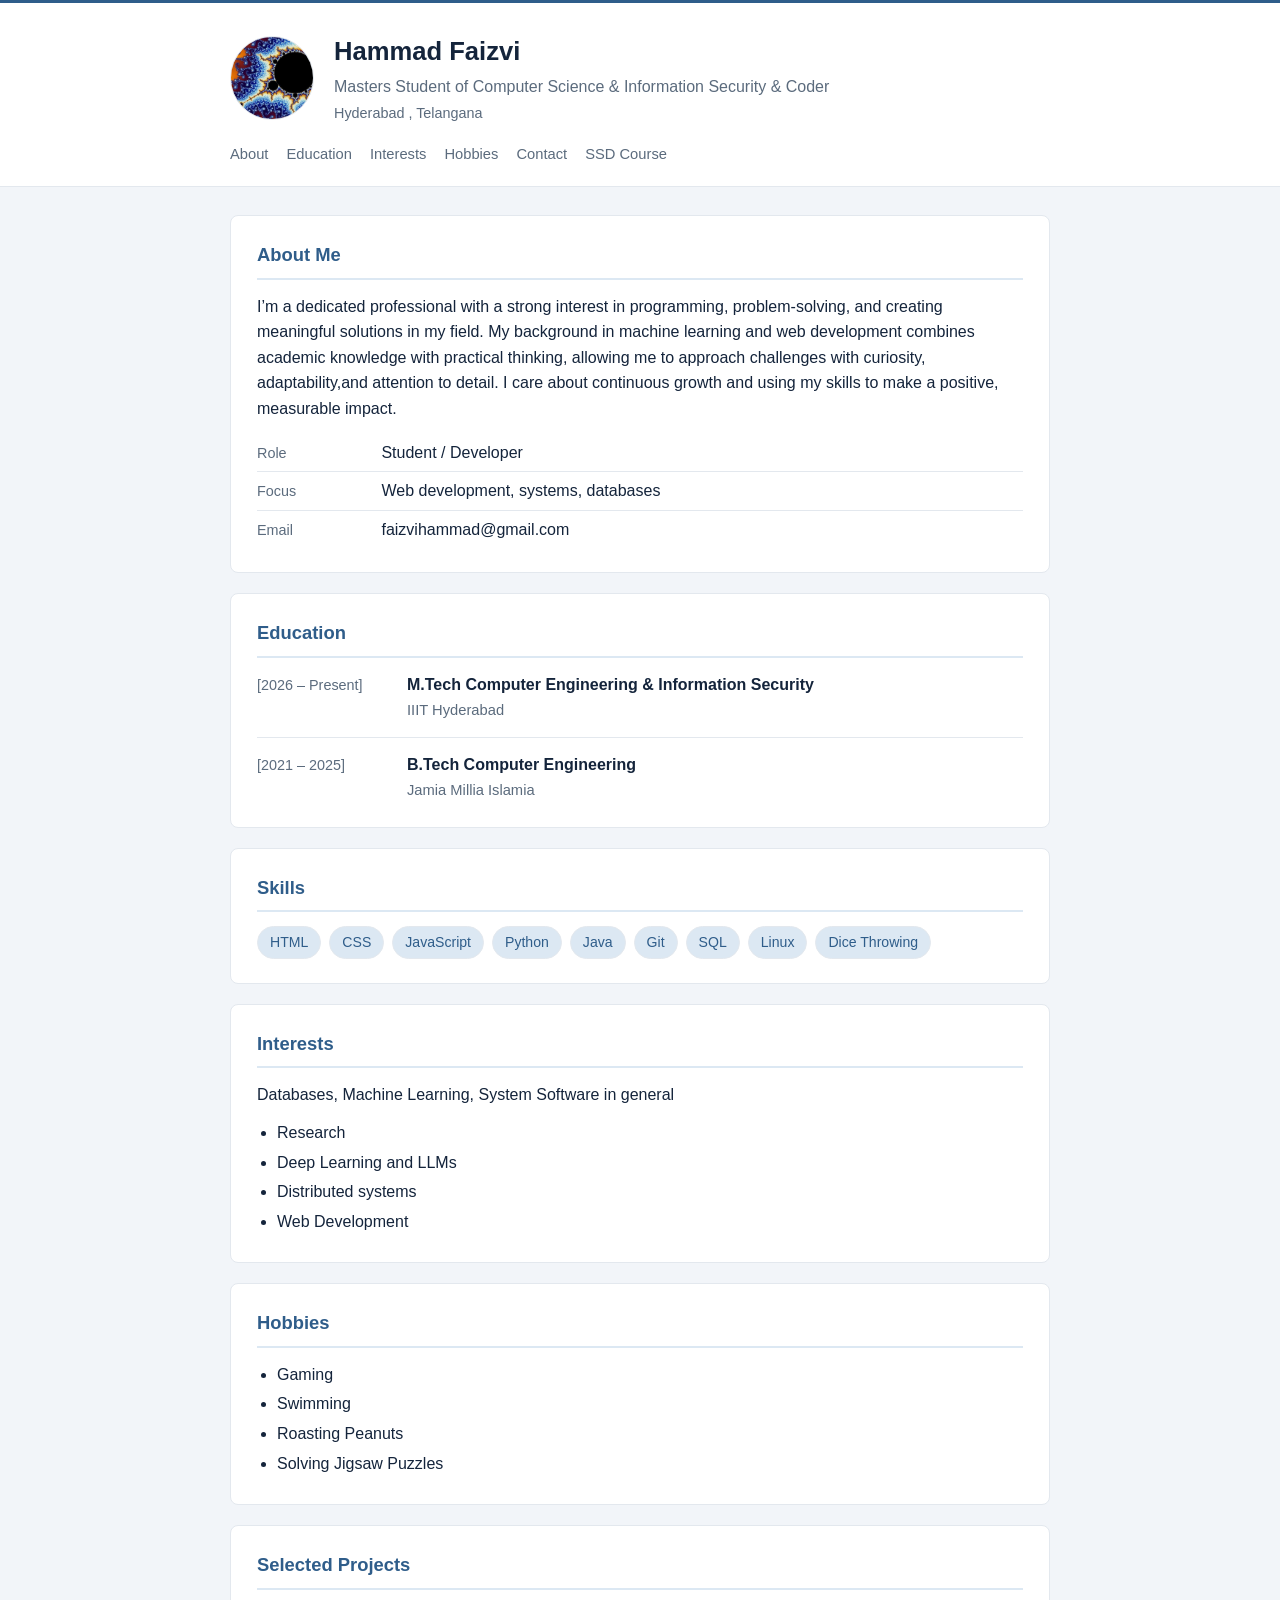
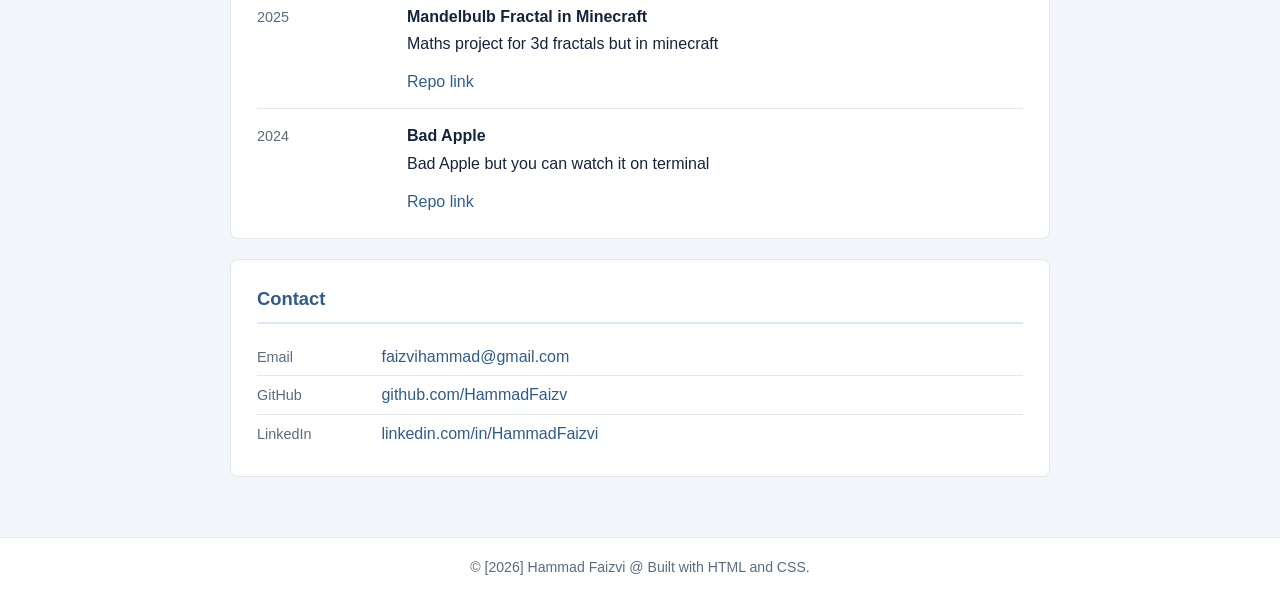
<file: index.html>
<!DOCTYPE html>
<html lang="en">
<head>
  <meta charset="UTF-8">
  <meta name="viewport" content="width=device-width, initial-scale=1.0">
  <title>Hammad Faizvi — Personal &amp; Professional Page</title>
  <link rel="stylesheet" href="profile.css">
</head>
<body>

  <header class="site-header">
    <div class="wrap">
      <div class="identity">
        <img class="avatar" src="mandel.jpeg" alt="Photo of Mandelbulb">
        <div>
          <h1>Hammad Faizvi</h1>
          <p class="tagline">Masters Student of Computer Science & Information Security &amp; Coder</p>
          <p class="location">Hyderabad , Telangana</p>
        </div>
      </div>
      <nav class="site-nav">
        <a href="#about">About</a>
        <a href="#education">Education</a>
        <a href="#interests">Interests</a>
        <a href="#hobbies">Hobbies</a>
        <a href="#contact">Contact</a>
        <a href="CS6302_SSD.html">SSD Course</a>
      </nav>
    </div>
  </header>

  <main class="wrap">

    <section id="about" class="card">
      <h2>About Me</h2>
      <p>I’m a dedicated professional with a strong interest in programming, 
        problem-solving, and creating meaningful solutions in my field. 
        My background in machine learning and web development combines academic 
        knowledge with practical thinking, allowing me to approach 
        challenges with curiosity, adaptability,and attention to detail. 
        I care about continuous growth and using my skills to make a positive, measurable impact.</p>
      <ul class="facts">
        <li><span class="label">Role</span> Student / Developer </li>
        <li><span class="label">Focus</span> Web development, systems, databases </li>
        <li><span class="label">Email</span> faizvihammad@gmail.com </li>
      </ul>
    </section>

    <section id="education" class="card">
      <h2>Education</h2>
      <ul class="timeline">
        <li>
          <div class="when">[2026 – Present]</div>
          <div class="what">
            <h3>M.Tech Computer Engineering & Information Security</h3>
            <p class="org">IIIT Hyderabad</p>
          </div>
        </li>
        <li>
          <div class="when">[2021 – 2025]</div>
          <div class="what">
            <h3>B.Tech Computer Engineering</h3>
            <p class="org">Jamia Millia Islamia</p>
          </div>
        </li>
      </ul>
    </section>

    <section id="skills" class="card">
      <h2>Skills</h2>
      <div class="tags">
        <span>HTML</span>
        <span>CSS</span>
        <span>JavaScript</span>
        <span>Python</span>
        <span>Java</span>
        <span>Git</span>
        <span>SQL</span>
        <span>Linux</span>
        <span>Dice Throwing</span>
      </div>
    </section>

    <section id="interests" class="card">
      <h2>Interests</h2>
      <p>Databases, Machine Learning, System Software in general</p>
      <ul class="bullets">
          <li>Research</li>
          <li>Deep Learning and LLMs</li>
          <li>Distributed systems</li>
          <li>Web Development</li>
      </ul>
    </section>

    <section id="hobbies" class="card">
      <h2>Hobbies</h2>
      <ul class="bullets">
        <li>Gaming</li>
        <li>Swimming</li>
        <li>Roasting Peanuts</li>
        <li>Solving Jigsaw Puzzles</li>
      </ul>
    </section>

    <section id="projects" class="card">
      <h2>Selected Projects</h2>
      <ul class="timeline">
        <li>
          <div class="when">2025</div>
          <div class="what">
            <h3>Mandelbulb Fractal in Minecraft</h3>
            <p>Maths project for 3d fractals but in minecraft</p>
            <p><a href="https://github.com/HammadFaizv/Mandelbulb_Minecraft">Repo link</a></p>
          </div>
        </li>
        <li>
          <div class="when">2024</div>
          <div class="what">
            <h3>Bad Apple</h3>
            <p>Bad Apple but you can watch it on terminal</p>
            <p><a href="https://github.com/HammadFaizv/Bad_apple">Repo link</a></p>
          </div>
        </li>
      </ul>
    </section>

    <section id="contact" class="card">
      <h2>Contact</h2>
      <ul class="facts">
        <li><span class="label">Email</span> <a href="mailto:faizvihammad@gmail.com">faizvihammad@gmail.com</a></li>
        <li><span class="label">GitHub</span> <a href="https://github.com/HammadFaizv">github.com/HammadFaizv</a></li>
        <li><span class="label">LinkedIn</span> <a href="https://linkedin.com">linkedin.com/in/HammadFaizvi</a></li>
        <!-- <li><span class="label">Résumé</span> <a href="[resume.pdf]">Resume here</a></li> -->
      </ul>
    </section>

  </main>

  <footer class="site-footer">
    <div class="wrap">
      <p>© <span id="year">[2026]</span> Hammad Faizvi @ Built with HTML and CSS.</p>
    </div>
  </footer>

</body>
</html>
</file>
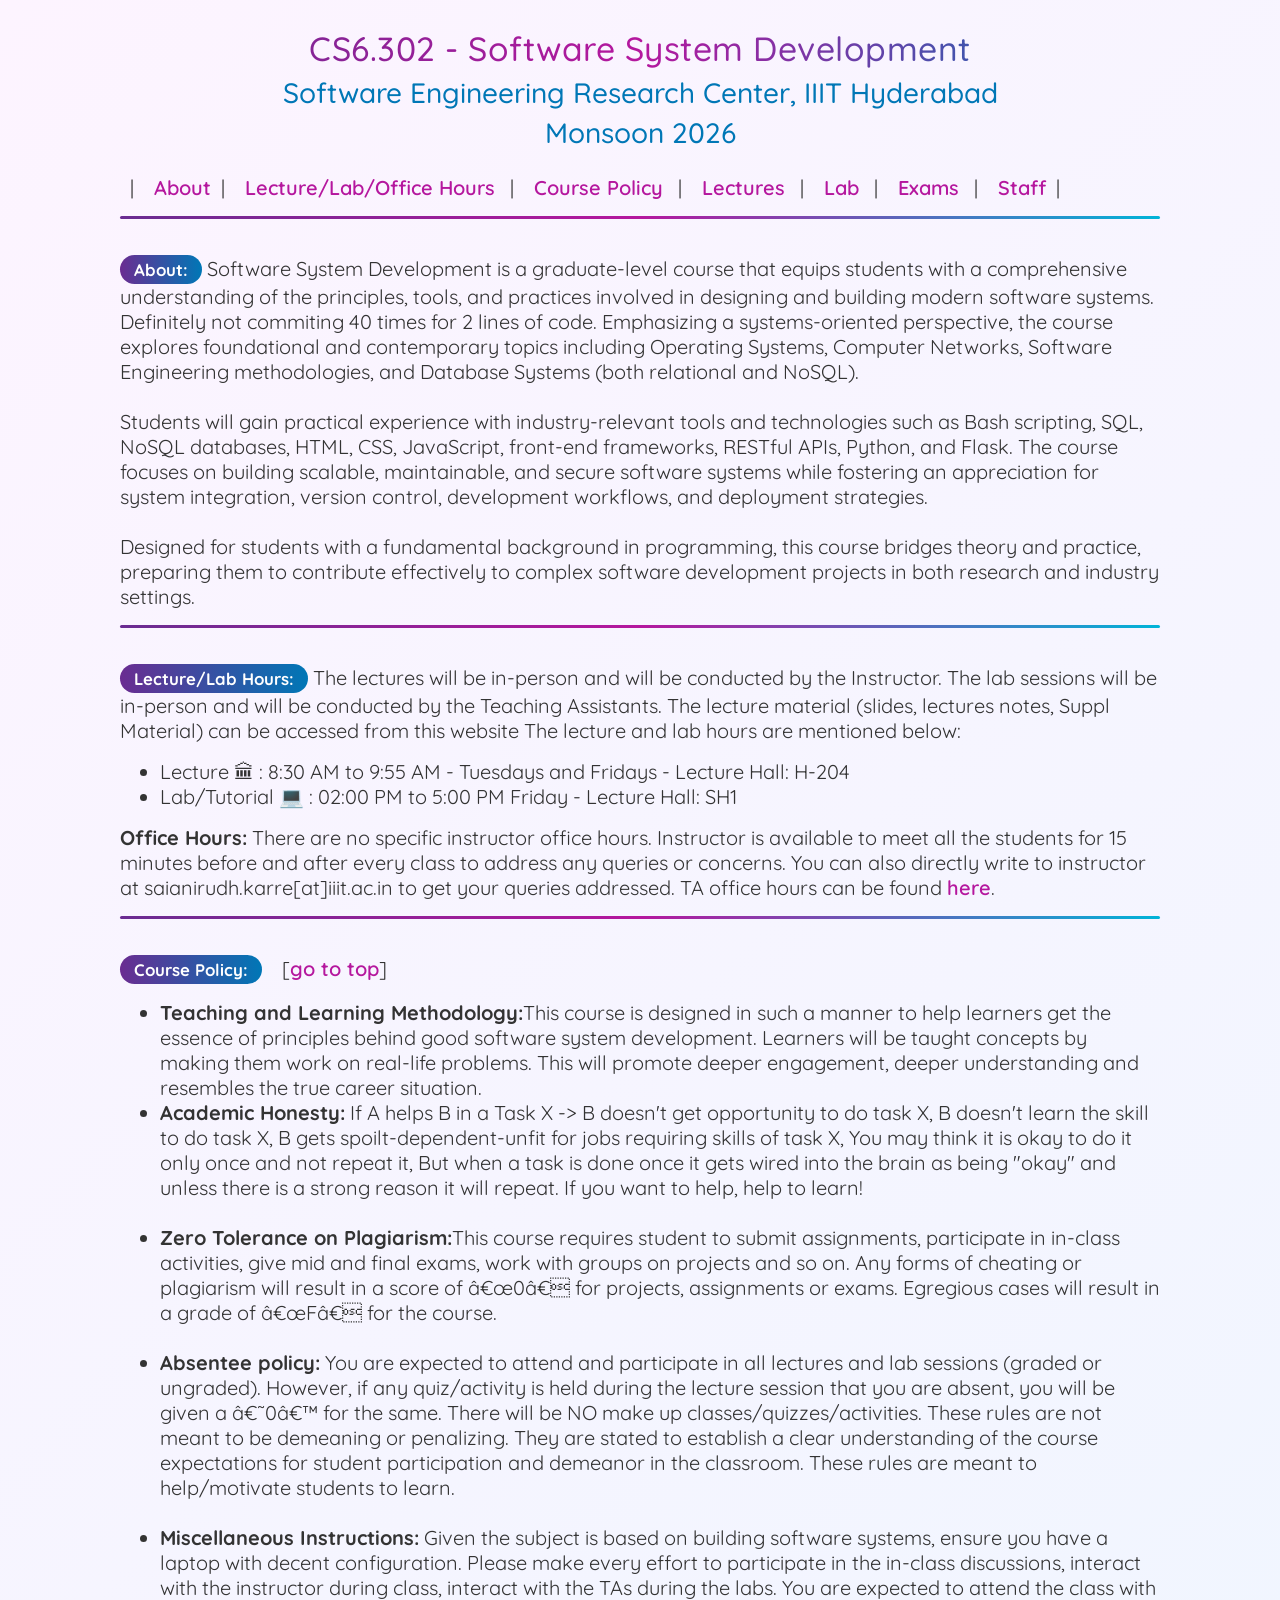
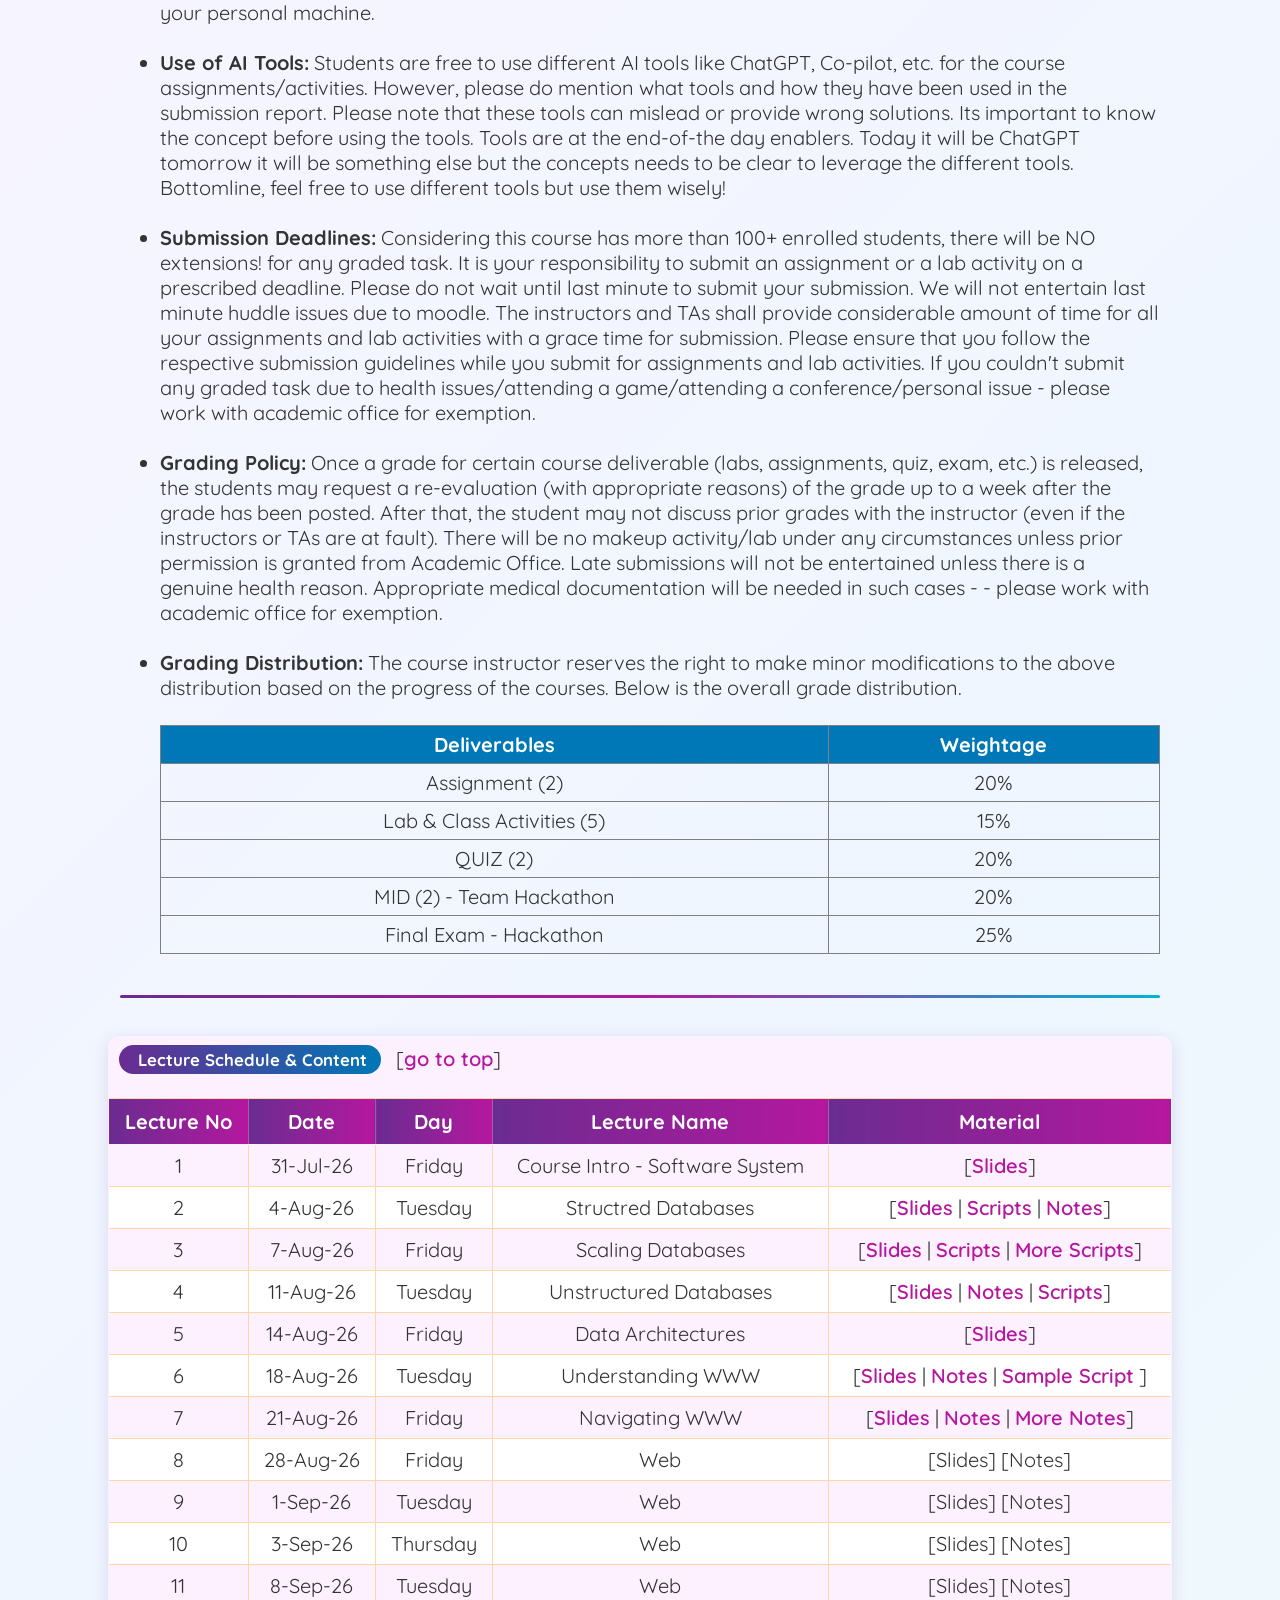
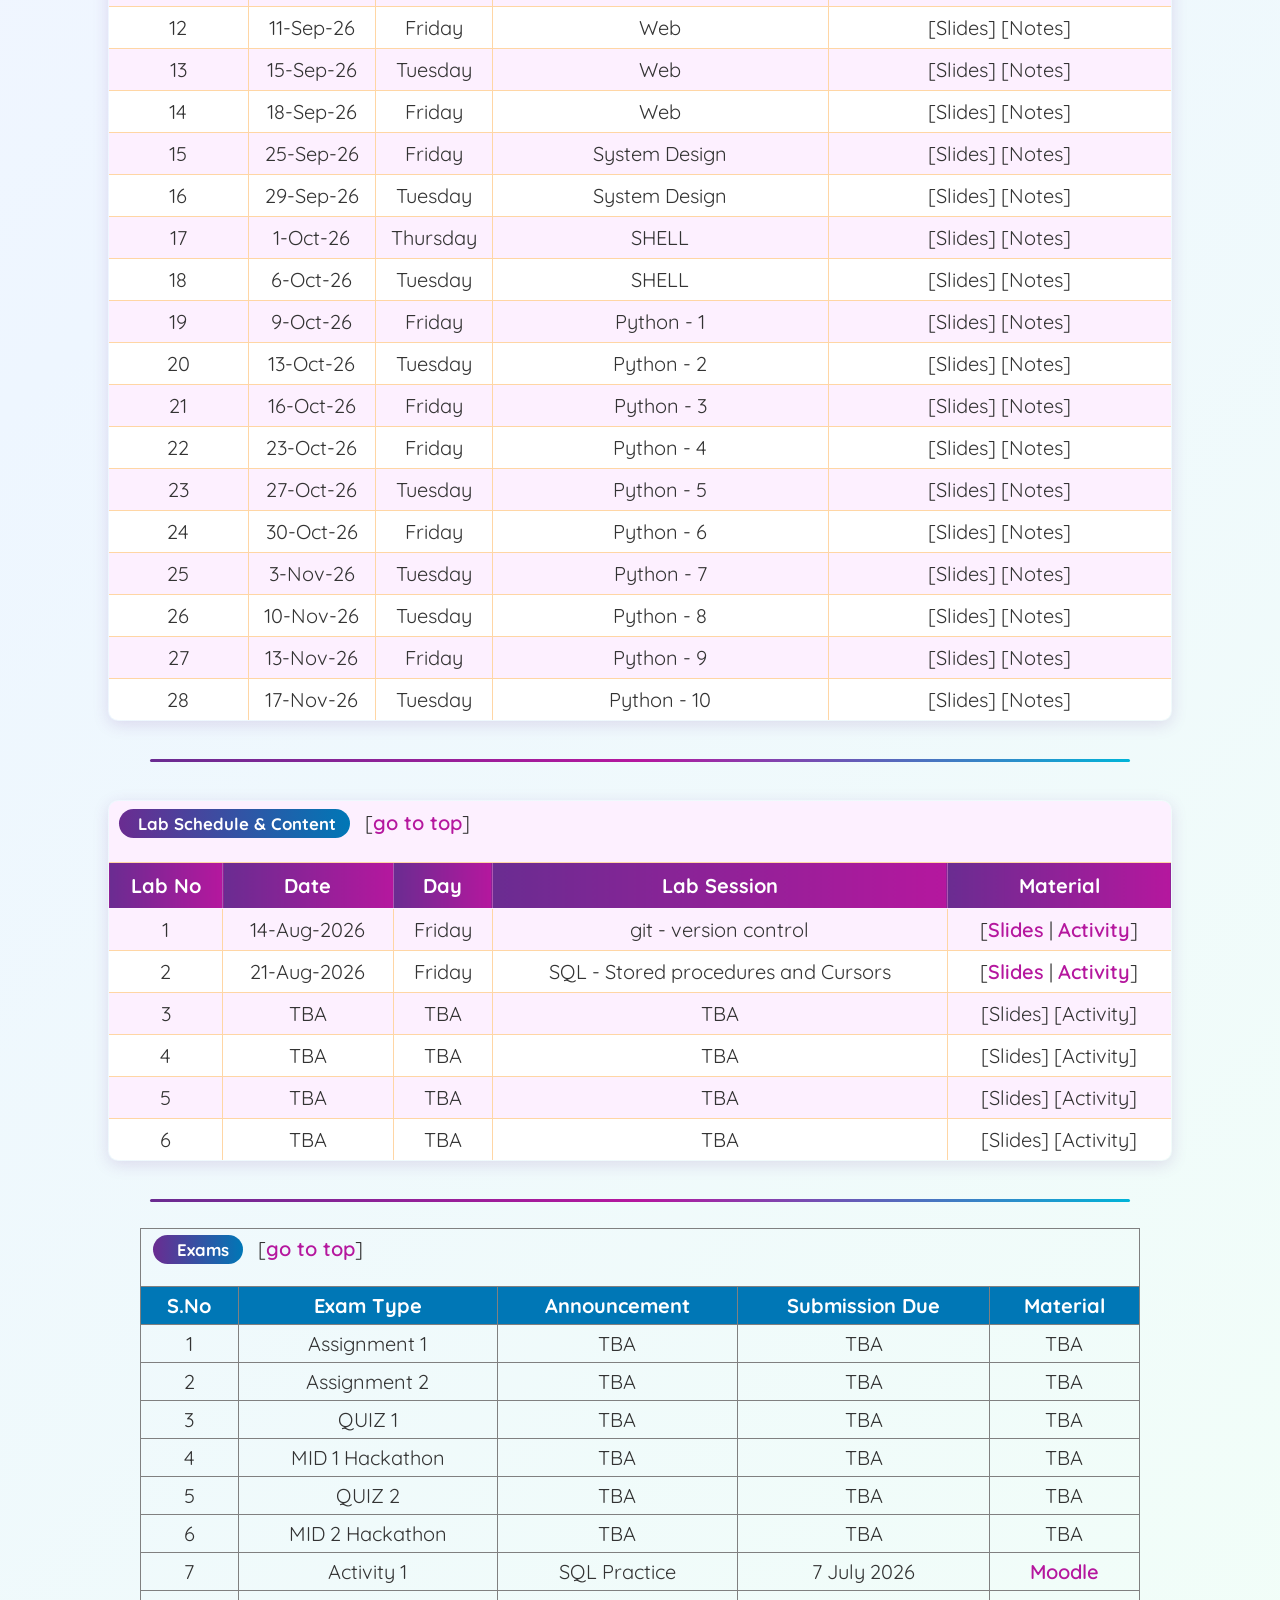
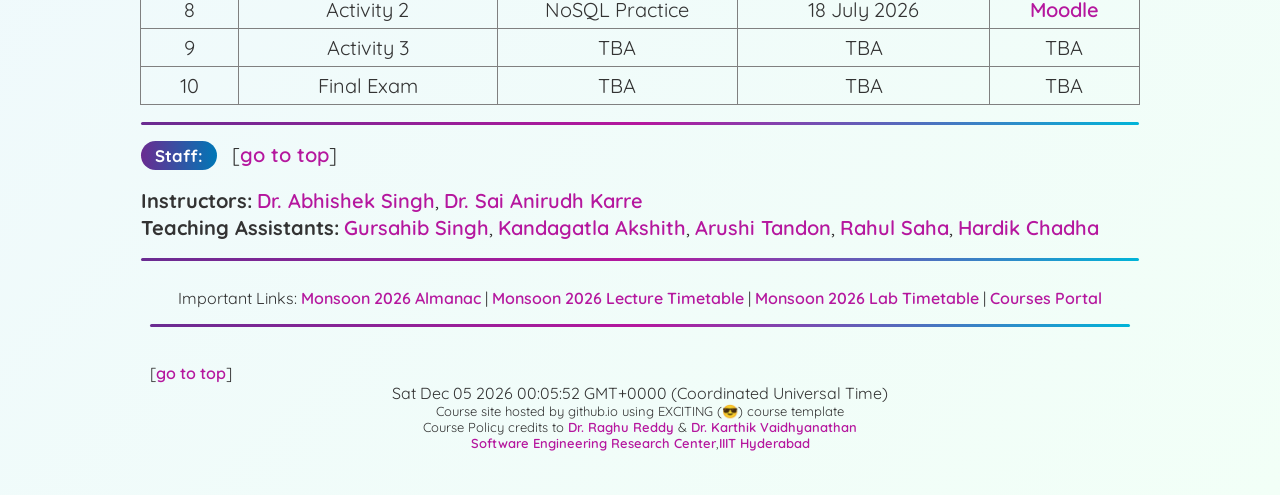
<file: CS6302_SSD.html>
<html>
<head><title>CS6.302 SSD Monsoon 2026</title>
<meta name="viewport" content="width=device-width, initial-scale=1.0"/>
<link rel="stylesheet" href="https://fonts.googleapis.com/css?family=Quicksand">
<link href="https://cdn.jsdelivr.net/npm/bootstrap@4.6.1/dist/css/bootstrap.min.css" rel="stylesheet" integrity="sha256-DF7Zhf293AJxJNTmh5zhoYYIMs2oXitRfBjY+9L//AY=" crossorigin="anonymous">
<style>
body {font-family: Quicksand; font-size: 20px; color:#333}
        table
        {
            font-family: Quicksand; font-size:20px; color:#333;
            border-collapse:collapse;
            width:1000px;
            padding:10px;
            border-spacing:10px
			
        }

	.light-text-row {
        color: #ADADAD;
    }

</style>
<link rel="stylesheet" href="cs6302.css">


	<script>
  
  const lastModified = new Date(document.lastModified);
 
  const formattedDate = lastModified.toLocaleString('en-US', {
    year: 'numeric',
    month: 'long',
    day: 'numeric',
    hour: '2-digit',
    minute: '2-digit'
  });

  document.getElementById("lastUpdated").innerHTML += formattedDate;
</script>
<script>
function startTime() {
  const today = new Date();
  let h = today.getHours();
  let m = today.getMinutes();
  let s = today.getSeconds();
  m = checkTime(m);
  s = checkTime(s);
  document.getElementById('txt').innerHTML = today 
  setTimeout(startTime, 1000);
}

function checkTime(i) {
  if (i < 10) {i = "0" + i};  // add zero in front of numbers < 10
  return i;
}
</script>
<script src="https://ajax.googleapis.com/ajax/libs/jquery/3.5.1/jquery.min.js"></script>
</head>
<body onload="startTime()">
	<!--<script>
	alert("All the Best for your Final Exam!"");
		</script>-->
<table align="center" width="100%" cellspacing="10" cellpadding="10" border="0">
<tr>
<td><h1 align="center" id="home">CS6.302 - Software System Development</h1><h3 align="center">Software Engineering Research Center, IIIT Hyderabad</h3> <h3 align="center">Monsoon 2026</h3></td>
</tr>
<tr>
<td>&nbsp;&nbsp;|&nbsp;&nbsp;&nbsp; <a href="#about">About</a>&nbsp;&nbsp;|&nbsp;&nbsp;&nbsp; <a href="#lecture">Lecture/Lab/Office Hours</a> &nbsp;&nbsp;|&nbsp;&nbsp;&nbsp; <a href="#cpolicy">Course Policy</a> &nbsp;&nbsp;|&nbsp;&nbsp;&nbsp; <a href="#schedule">Lectures</a> &nbsp;&nbsp;|&nbsp;&nbsp;&nbsp;  <a href="#lab">Lab</a> &nbsp;&nbsp;|&nbsp;&nbsp;&nbsp; <a href="#activity">Exams</a> &nbsp;&nbsp;|&nbsp;&nbsp;&nbsp; <a href="#staff">Staff</a>&nbsp;&nbsp;|&nbsp;&nbsp;&nbsp; <hr></td>
</tr>
<tr>
<td> <p align="left"><b id="about">About:</b> Software System Development is a graduate-level course that equips students with a comprehensive understanding of the principles, tools, and practices involved in designing and building modern software systems. Definitely not commiting 40 times for 2 lines of code. Emphasizing a systems-oriented perspective, the course explores foundational and contemporary topics including Operating Systems, Computer Networks, Software Engineering methodologies, and Database Systems (both relational and NoSQL).
<br>
<br>
Students will gain practical experience with industry-relevant tools and technologies such as Bash scripting, SQL, NoSQL databases, HTML, CSS, JavaScript, front-end frameworks, RESTful APIs, Python, and Flask. The course focuses on building scalable, maintainable, and secure software systems while fostering an appreciation for system integration, version control, development workflows, and deployment strategies.
<br>
<br>
Designed for students with a fundamental background in programming, this course bridges theory and practice, preparing them to contribute effectively to complex software development projects in both research and industry settings.<hr></td>
</tr>
<tr>
<td> <p align="left"><b id="lecture">Lecture/Lab Hours:</b> The lectures will be in-person and will be conducted by the Instructor. The lab sessions will be in-person and will be conducted by the Teaching Assistants. The lecture material (slides, lectures notes, Suppl Material) can be accessed from this website The lecture and lab hours are mentioned below:

<ul><li>Lecture &#x1F3DB; : 8:30 AM to 9:55 AM - Tuesdays and Fridays - Lecture Hall: H-204</li> <li>Lab/Tutorial &#x1F4BB; : 02:00 PM to 5:00 PM Friday - Lecture Hall: SH1 </li></ul></p>
<p align="left"><b>Office Hours:</b> There are no specific instructor office hours. Instructor is available to meet all the students for 15 minutes before and after every class to address any queries or concerns. You can also directly write to instructor at saianirudh.karre[at]iiit.ac.in to get your queries addressed. TA office hours can be found <a href="#staff">here</a>.
</p><hr>
</td>
</tr>
<tr>
<td>
<p align="left"><b id="cpolicy">Course Policy:</b> &nbsp;&nbsp;&nbsp;[<a href="#home">go to top</a>]
<ul>
<li><b>Teaching and Learning Methodology:</b>This course is designed in such a manner to help learners get the essence of principles behind good software system development. Learners will be taught concepts by making them work on real-life problems. This will promote deeper engagement, deeper understanding and resembles the true career situation. 
</li>
<li><b>Academic Honesty:</b> If A helps B in a Task X -> B doesn't get opportunity to do task X, B doesn't learn the skill to do task X, B gets spoilt-dependent-unfit for jobs requiring skills of task X, You may think it is okay to do it only once and not repeat it, But when a task is done once it gets wired into the brain as being "okay" and unless there is a strong reason it will repeat. If you want to help, help to learn!
<br>
<br> 
</li>
<li><b>Zero Tolerance on Plagiarism:</b>This course requires student to submit assignments, participate in in-class activities, give mid and final exams, work with groups on projects and so on. Any forms of cheating or plagiarism will result in a score of “0” for projects, assignments or exams. Egregious cases will result in a grade of “F” for the course.
<br>
<br> 
</li>
<li><b>Absentee policy:</b> You are expected to attend and participate in all lectures and lab sessions (graded or ungraded).  However, if any quiz/activity is held during the lecture session that you are absent, you will be given a ‘0’ for the same. There will be NO make up classes/quizzes/activities. These rules are not meant to be demeaning or penalizing. They are stated to establish a clear understanding of the course expectations for student participation and demeanor in the classroom. These rules are meant to help/motivate students to learn. 
<br>
<br> 
</li>
<li><b>Miscellaneous Instructions:</b> Given the subject is based on building software systems, ensure you have a laptop with decent configuration. Please make every effort to participate in the in-class discussions, interact with the instructor during class, interact with the TAs during the labs. You are expected to attend the class with your personal machine. 
<br>
<br> 
</li>
<li><b>Use of AI Tools:</b> Students are free to use different AI tools like ChatGPT, Co-pilot, etc. for the course assignments/activities. However, please do mention what tools and how they have been used in the submission report. Please note that these tools can mislead or provide wrong solutions. Its important to know the concept before using the tools. Tools are at the end-of-the day enablers. Today it will be ChatGPT tomorrow it will be something else but the concepts needs to be clear to leverage the different tools. Bottomline, feel free to use different tools but use them wisely!
<br>
<br> 
</li>
<li><b>Submission Deadlines:</b> Considering this course has more than 100+ enrolled students, there will be NO extensions! for any graded task. It is your responsibility to submit an assignment or a lab activity on a prescribed deadline. Please do not wait until last minute to submit your submission. We will not entertain last minute huddle issues due to moodle. The instructors and TAs shall provide considerable amount of time for all your assignments and lab activities with a grace time for submission. Please ensure that you follow the respective submission guidelines while you submit for assignments and lab activities. If you couldn't submit any graded task due to health issues/attending a game/attending a conference/personal issue - please work with academic office for exemption. 
<br>
<br> 
</li>
<li><b>Grading Policy:</b> Once a grade for certain course deliverable (labs, assignments, quiz, exam, etc.) is released, the students may request a re-evaluation (with appropriate reasons) of the grade up to a week after the grade has been posted. After that, the student may not discuss prior grades with the instructor (even if the instructors or TAs are at fault). There will be no makeup activity/lab under any circumstances unless prior permission is granted from Academic Office. Late submissions will not be entertained unless there is a genuine health reason. Appropriate medical documentation will be needed in such cases - - please work with academic office for exemption.
<br>
<br> 
</li>
<li><b>Grading Distribution:</b> The course instructor reserves the right to make minor modifications to the above distribution based on the progress of the courses. Below is the overall grade distribution.
<br>
<br> 
<table border="1" align="center">
<tr align="center"><th>Deliverables</th><th>Weightage</th></tr>
<tr align="center"><td>Assignment (2)</td><td>20%</td></tr>
<tr align="center"><td>Lab & Class Activities (5)</td><td>15%</td></tr>
<tr align="center"><td>QUIZ (2)</td><td>20%</td></tr>
<tr align="center"><td>MID (2) - Team Hackathon</td><td>20%</td></tr>
<tr align="center"><td>Final Exam - Hackathon</td><td>25%</td></tr>
</table>
</li>
<br>
<!--<li><b>Evaluation Rubric:</b> All evaluations as part of this course follow below evaluation rubric. TAs will follow below guidelines for evaluating assignments and lab activities for this course.
<br>
<br>
<table border="1" align="center" width="10%">
<tr><th>Rubric</th><th>Input(15%)</th><th>Logic(60%)</th><th>Output(15%)</th><th>Submission(10%)</th></tr>
<tr><td>Exceptional (100%)</td><td>All inputs are working as per the requirements</td><td>Logic is accurate and as per the requirements defined in the question</td><td>All outputs are returned as per the requirements</td><td>Script submissions are correct and as per requirements</td></tr>
<tr><td>Acceptable (70%)</td><td>Inputs are partially working as per the requirements</td><td>Logic is almost correct and as per the requirements defined in the question</td><td>Outputs are partially returned as per the requirements</td><td>Script submissions is partially correct and as per requirements</td></tr>
<tr><td>Beginning (30%)</td><td>At least one input is working as per the requirements</td><td>Logic is partially correct and as per the requirements defined in the question</td><td>At least one output is returned as per the requirement</td><td>Atleast one part of the script submission is correct and as per requirements</td></tr>
<tr><td>No Response (0%)</td><td>None of the inputs are working as per the requirements</td><td>Logic is incorrect and not as per the requirements defined in the question</td><td>None of the outputs are returned as per the requirements</td><td>Script submissions is incorrect and not as per requirements</td></tr>
</table> 
</li>-->
</ul><hr>
</p>
</td>
</tr>
</tr>
</table> 

<table border="1" align="center" width="10%" class="tg">
<tr>
<td colspan="5"><p align="left"><b id="schedule">&nbsp;Lecture Schedule & Content</b>&nbsp;&nbsp;&nbsp;[<a href="#home">go to top</a>]</p></td>
</tr >
  <tr align="center">
    <th class="tg-7btt">Lecture No</th>
    <th class="tg-7btt">Date</th>
    <th class="tg-7btt">Day</th>
    <th class="tg-7btt">Lecture Name</th>
    <th class="tg-7btt">Material</th>
  </tr>
<tbody align="center">
  <tr>
    <td class="tg-c3ow">1</td>
    <td class="tg-c3ow">31-Jul-26</td>
    <td class="tg-c3ow">Friday</td>
    <td class="tg-c3ow">Course Intro - Software System</td>
    <td class="tg-c3ow">[<a href="https://docs.google.com/viewer?url=https://raw.githubusercontent.com/serc-iiith/serc-iiith.github.io/main/CourseContent/CS6302_M26/SSD_Class1.pdf" target="_blank">Slides</a>]</td>
  </tr>
  <tr>
    <td class="tg-c3ow">2</td>
    <td class="tg-c3ow">4-Aug-26</td>
    <td class="tg-c3ow">Tuesday</td>
    <td class="tg-c3ow">Structred Databases</td>
    <td class="tg-c3ow">[<a href="https://docs.google.com/viewer?url=https://raw.githubusercontent.com/serc-iiith/serc-iiith.github.io/main/CourseContent/CS6302_M26/StructuredData.pdf" target="_blank">Slides</a> | <a href="https://docs.google.com/viewer?url=https://raw.githubusercontent.com/serc-iiith/serc-iiith.github.io/main/CourseContent/CS6302_M26/databases.sql" target="_blank">Scripts</a> | <a href="https://tinted-rumba-8c6.notion.site/Structured-Databases-2456a6248bf6805f83e1cbf0a58761ec" target="_blank">Notes</a>]</td>
  </tr>
  <tr>
    <td class="tg-c3ow">3</td>
    <td class="tg-c3ow">7-Aug-26</td>
    <td class="tg-c3ow">Friday</td>
    <td class="tg-c3ow">Scaling Databases</td>
    <td class="tg-c3ow">[<a href="https://docs.google.com/viewer?url=https://raw.githubusercontent.com/serc-iiith/serc-iiith.github.io/main/CourseContent/CS6302_M26/ScalingDatabases.pdf" target="_blank">Slides</a> | <a href="https://docs.google.com/viewer?url=https://raw.githubusercontent.com/serc-iiith/serc-iiith.github.io/main/CourseContent/CS6302_M26/databases_2.sql" target="_blank">Scripts</a> | <a href="https://docs.google.com/viewer?url=https://raw.githubusercontent.com/serc-iiith/serc-iiith.github.io/main/CourseContent/CS6302_M26/databases_3.sql" target="_blank">More Scripts</a>]</td>
  </tr>
  <tr>
    <td class="tg-c3ow">4</td>
    <td class="tg-c3ow">11-Aug-26</td>
    <td class="tg-c3ow">Tuesday</td>
    <td class="tg-c3ow">Unstructured Databases</td>
    <td class="tg-c3ow">[<a href="https://docs.google.com/viewer?url=https://raw.githubusercontent.com/serc-iiith/serc-iiith.github.io/main/CourseContent/CS6302_M26/UnStructuredDatabases.pdf" target="_blank">Slides</a> | <a href="https://tinted-rumba-8c6.notion.site/Unstructured-Databases-24b6a6248bf680679b36e76c33d301c4" target="_blank">Notes</a> | <a href="https://raw.githubusercontent.com/serc-iiith/serc-iiith.github.io/refs/heads/main/CourseContent/CS6302_M26/mongo.txt" target="_blank">Scripts</a>]</td>
  </tr>
  <tr>
    <td class="tg-c3ow">5</td>
    <td class="tg-c3ow">14-Aug-26</td>
    <td class="tg-c3ow">Friday</td>
    <td class="tg-c3ow">Data Architectures</td>
    <td class="tg-c3ow">[<a href="https://docs.google.com/viewer?url=https://raw.githubusercontent.com/serc-iiith/serc-iiith.github.io/main/CourseContent/CS6302_M26/DatabaseArchitectures.pdf" target="_blank">Slides</a>]</td>
  </tr>
  <tr>
    <td class="tg-c3ow">6</td>
    <td class="tg-c3ow">18-Aug-26</td>
    <td class="tg-c3ow">Tuesday</td>
    <td class="tg-c3ow">Understanding WWW</td>
    <td class="tg-c3ow">[<a href="https://docs.google.com/viewer?url=https://raw.githubusercontent.com/serc-iiith/serc-iiith.github.io/main/CourseContent/CS6302_M26/www.pdf" target="_blank">Slides</a> | <a href="https://tinted-rumba-8c6.notion.site/Web-Technology-2566a6248bf6800488d0c13a992502e4" target="_blank">Notes</a> | <a href="https://raw.githubusercontent.com/serc-iiith/serc-iiith.github.io/refs/heads/main/CourseContent/CS6302_M26/samplehtml.html" target="_blank">Sample Script</a> ]</td>
  </tr>
  <tr>
    <td class="tg-c3ow">7</td>
    <td class="tg-c3ow">21-Aug-26</td>
    <td class="tg-c3ow">Friday</td>
    <td class="tg-c3ow">Navigating WWW</td>
    <td class="tg-c3ow">[<a href="https://docs.google.com/viewer?url=https://raw.githubusercontent.com/serc-iiith/serc-iiith.github.io/main/CourseContent/CS6302_M26/WebLanguages.pdf" target="_blank">Slides</a> | <a href="https://github.com/serc-iiith/serc-iiith.github.io/blob/main/CourseContent/CS6302_M26/html.md" target="_blank">Notes</a> | <a href="https://github.com/serc-iiith/serc-iiith.github.io/blob/main/CourseContent/CS6302_M26/css.md" target="_blank">More Notes</a>]</td>
  </tr>
  <tr>
    <td class="tg-c3ow">8</td>
    <td class="tg-c3ow">28-Aug-26</td>
    <td class="tg-c3ow">Friday</td>
    <td class="tg-c3ow">Web</td>
    <td class="tg-c3ow">[Slides] [Notes]</td>
  </tr>
  <tr>
    <td class="tg-c3ow">9</td>
    <td class="tg-c3ow">1-Sep-26</td>
    <td class="tg-c3ow">Tuesday</td>
    <td class="tg-c3ow">Web</td>
    <td class="tg-c3ow">[Slides] [Notes]</td>
  </tr>
  <tr>
    <td class="tg-c3ow">10</td>
    <td class="tg-c3ow">3-Sep-26</td>
    <td class="tg-c3ow">Thursday</td>
    <td class="tg-c3ow">Web</td>
    <td class="tg-c3ow">[Slides] [Notes]</td>
  </tr>
  <tr>
    <td class="tg-c3ow">11</td>
    <td class="tg-c3ow">8-Sep-26</td>
    <td class="tg-c3ow">Tuesday</td>
    <td class="tg-c3ow">Web</td>
    <td class="tg-c3ow">[Slides] [Notes]</td>
  </tr>
  <tr>
    <td class="tg-c3ow">12</td>
    <td class="tg-c3ow">11-Sep-26</td>
    <td class="tg-c3ow">Friday</td>
    <td class="tg-c3ow">Web</td>
    <td class="tg-c3ow">[Slides] [Notes]</td>
  </tr>
  <tr>
    <td class="tg-c3ow">13</td>
    <td class="tg-c3ow">15-Sep-26</td>
    <td class="tg-c3ow">Tuesday</td>
    <td class="tg-c3ow">Web</td>
    <td class="tg-c3ow">[Slides] [Notes]</td>
  </tr>
  <tr>
    <td class="tg-c3ow">14</td>
    <td class="tg-c3ow">18-Sep-26</td>
    <td class="tg-c3ow">Friday</td>
    <td class="tg-c3ow">Web</td>
    <td class="tg-c3ow">[Slides] [Notes]</td>
  </tr>
  <tr>
    <td class="tg-c3ow">15</td>
    <td class="tg-c3ow">25-Sep-26</td>
    <td class="tg-c3ow">Friday</td>
    <td class="tg-c3ow">System Design</td>
    <td class="tg-c3ow">[Slides] [Notes]</td>
  </tr>
  <tr>
    <td class="tg-c3ow">16</td>
    <td class="tg-c3ow">29-Sep-26</td>
    <td class="tg-c3ow">Tuesday</td>
    <td class="tg-c3ow">System Design</td>
    <td class="tg-c3ow">[Slides] [Notes]</td>
  </tr>
  <tr>
    <td class="tg-c3ow">17</td>
    <td class="tg-c3ow">1-Oct-26</td>
    <td class="tg-c3ow">Thursday</td>
    <td class="tg-c3ow">SHELL</td>
    <td class="tg-c3ow">[Slides] [Notes]</td>
  </tr>
  <tr>
    <td class="tg-c3ow">18</td>
    <td class="tg-c3ow">6-Oct-26</td>
    <td class="tg-c3ow">Tuesday</td>
    <td class="tg-c3ow">SHELL</td>
    <td class="tg-c3ow">[Slides] [Notes]</td>
  </tr>
  <tr>
    <td class="tg-c3ow">19</td>
    <td class="tg-c3ow">9-Oct-26</td>
    <td class="tg-c3ow">Friday</td>
    <td class="tg-c3ow">Python - 1</td>
    <td class="tg-c3ow">[Slides] [Notes]</td>
  </tr>
  <tr>
    <td class="tg-c3ow">20</td>
    <td class="tg-c3ow">13-Oct-26</td>
    <td class="tg-c3ow">Tuesday</td>
    <td class="tg-c3ow">Python - 2</td>
    <td class="tg-c3ow">[Slides] [Notes]</td>
  </tr>
  <tr>
    <td class="tg-c3ow">21</td>
    <td class="tg-c3ow">16-Oct-26</td>
    <td class="tg-c3ow">Friday</td>
    <td class="tg-c3ow">Python - 3</td>
    <td class="tg-c3ow">[Slides] [Notes]</td>
  </tr>
  <tr>
    <td class="tg-c3ow">22</td>
    <td class="tg-c3ow">23-Oct-26</td>
    <td class="tg-c3ow">Friday</td>
    <td class="tg-c3ow">Python - 4</td>
    <td class="tg-c3ow">[Slides] [Notes]</td>
  </tr>
  <tr>
    <td class="tg-c3ow">23</td>
    <td class="tg-c3ow">27-Oct-26</td>
    <td class="tg-c3ow">Tuesday</td>
    <td class="tg-c3ow">Python - 5</td>
    <td class="tg-c3ow">[Slides] [Notes]</td>
  </tr>
  <tr>
    <td class="tg-c3ow">24</td>
    <td class="tg-c3ow">30-Oct-26</td>
    <td class="tg-c3ow">Friday</td>
    <td class="tg-c3ow">Python - 6</td>
    <td class="tg-c3ow">[Slides] [Notes]</td>
  </tr>
  <tr>
    <td class="tg-c3ow">25</td>
    <td class="tg-c3ow">3-Nov-26</td>
    <td class="tg-c3ow">Tuesday</td>
    <td class="tg-c3ow">Python - 7</td>
    <td class="tg-c3ow">[Slides] [Notes]</td>
  </tr>
  <tr>
    <td class="tg-c3ow">26</td>
    <td class="tg-c3ow">10-Nov-26</td>
    <td class="tg-c3ow">Tuesday</td>
    <td class="tg-c3ow">Python - 8</td>
    <td class="tg-c3ow">[Slides] [Notes]</td>
  </tr>
  <tr>
    <td class="tg-c3ow">27</td>
    <td class="tg-c3ow">13-Nov-26</td>
    <td class="tg-c3ow">Friday</td>
    <td class="tg-c3ow">Python - 9</td>
    <td class="tg-c3ow">[Slides] [Notes]</td>
  </tr>
  <tr>
    <td class="tg-c3ow">28</td>
    <td class="tg-c3ow">17-Nov-26</td>
    <td class="tg-c3ow">Tuesday</td>
    <td class="tg-c3ow">Python - 10</td>
    <td class="tg-c3ow">[Slides] [Notes]</td>
  </tr>
</tbody></table>
<table align="center" width="10%" cellspacing="10" cellpadding="10" border="0">
<tr><td><hr></td></tr>
</table>

<table border="1" align="center" width="10%" class="tg">
<tr>
<td colspan="5"><p align="left"><b id="lab">&nbsp;Lab Schedule & Content</b>&nbsp;&nbsp;&nbsp;[<a href="#home">go to top</a>]</p></td>
</tr >
  <tr align="center">
    <th class="tg-bobw">Lab No</th>
    <th class="tg-bobw">Date</th>
    <th class="tg-bobw">Day</th>
    <th class="tg-bobw">Lab Session</th>
    <th class="tg-bobw">Material</th>
  </tr>
<tbody align="center">
  <tr>
    <td class="tg-8d8j">1</td>
    <td class="tg-8d8j">14-Aug-2026</td>
    <td class="tg-8d8j">Friday</td>
    <td class="tg-8d8j">git - version control</td>
    <td class="tg-8d8j">[<a href="https://docs.google.com/viewer?url=https://raw.githubusercontent.com/serc-iiith/serc-iiith.github.io/main/CourseContent/CS6302_M26/Labs/lab01/GitLab.pdf" target="_blank">Slides</a> | <a href="https://docs.google.com/viewer?url=https://raw.githubusercontent.com/serc-iiith/serc-iiith.github.io/main/CourseContent/CS6302_M26/Labs/lab01/GitLabActivity.pdf" target="_blank">Activity</a>]</td>
  </tr>
  <tr>
    <td class="tg-8d8j">2</td>
    <td class="tg-8d8j">21-Aug-2026</td>
    <td class="tg-8d8j">Friday</td>
    <td class="tg-8d8j">SQL - Stored procedures and Cursors</td>
    <td class="tg-8d8j">[<a href="https://docs.google.com/viewer?url=https://raw.githubusercontent.com/serc-iiith/serc-iiith.github.io/main/CourseContent/CS6302_M26/Labs/lab02/SP.pdf" target="_blank">Slides</a> | <a href="https://docs.google.com/viewer?url=https://raw.githubusercontent.com/serc-iiith/serc-iiith.github.io/main/CourseContent/CS6302_M26/Labs/lab02/lab_activity_2.pdf" target="_blank">Activity</a>]</td>
  </tr>
  <tr>
    <td class="tg-8d8j">3</td>
    <td class="tg-8d8j">TBA</td>
    <td class="tg-8d8j">TBA</td>
    <td class="tg-8d8j">TBA</td>
    <td class="tg-8d8j">[Slides] [Activity]</td>
  </tr>
  <tr>
    <td class="tg-8d8j">4</td>
    <td class="tg-8d8j">TBA</td>
    <td class="tg-8d8j">TBA</td>
    <td class="tg-8d8j">TBA</td>
    <td class="tg-8d8j">[Slides] [Activity]</td>
  </tr>
  <tr>
    <td class="tg-8d8j">5</td>
    <td class="tg-8d8j">TBA</td>
    <td class="tg-8d8j">TBA</td>
    <td class="tg-8d8j">TBA</td>
    <td class="tg-8d8j">[Slides] [Activity]</td>
  </tr>
  <tr>
    <td class="tg-8d8j">6</td>
    <td class="tg-8d8j">TBA</td>
    <td class="tg-8d8j">TBA</td>
    <td class="tg-8d8j">TBA</td>
    <td class="tg-8d8j">[Slides] [Activity]</td>
  </tr>
</tbody></table>

<table align="center" width="10%" cellspacing="10" cellpadding="10" border="0">
<tr><td><hr></td></tr>
</table>
<table align="center" width="10%" border="1">
<tr><td colspan="5">
<p align="left"> <b id="activity">&nbsp; Exams</b>&nbsp;&nbsp;&nbsp;[<a href="#home">go to top</a>]</p>
</td>
</tr>
  <tr align="center">
    <th class="tg-bobw">S.No</th>
    <th class="tg-bobw">Exam Type</th>
    <th class="tg-bobw">Announcement</th>
    <th class="tg-bobw">Submission Due</th>
    <th class="tg-bobw">Material</th>
  </tr>
<tbody align="center">
  <tr>
    <td class="tg-8d8j">1</td>
    <td class="tg-8d8j">Assignment 1</td>
    <td class="tg-8d8j">TBA</td>
    <td class="tg-8d8j">TBA</td>
    <td class="tg-8d8j">TBA</td>
  </tr>
  <tr>
    <td class="tg-8d8j">2</td>
    <td class="tg-8d8j">Assignment 2</td>
    <td class="tg-8d8j">TBA</td>
    <td class="tg-8d8j">TBA</td>
    <td class="tg-8d8j">TBA</td>
  </tr>
  <tr>
    <td class="tg-8d8j">3</td>
    <td class="tg-8d8j">QUIZ 1</td>
    <td class="tg-8d8j">TBA</td>
    <td class="tg-8d8j">TBA</td>
    <td class="tg-8d8j">TBA</td>
  </tr>
  <tr>
    <td class="tg-8d8j">4</td>
    <td class="tg-8d8j">MID 1 Hackathon</td>
    <td class="tg-8d8j">TBA</td>
    <td class="tg-8d8j">TBA</td>
    <td class="tg-8d8j">TBA</td>
  </tr>
  <tr>
    <td class="tg-8d8j">5</td>
    <td class="tg-8d8j">QUIZ 2</td>
    <td class="tg-8d8j">TBA</td>
    <td class="tg-8d8j">TBA</td>
    <td class="tg-8d8j">TBA</td>
  </tr>
	 <tr>
    <td class="tg-8d8j">6</td>
    <td class="tg-8d8j">MID 2 Hackathon</td>
    <td class="tg-8d8j">TBA</td>
    <td class="tg-8d8j">TBA</td>
    <td class="tg-8d8j">TBA</td>
  </tr>
  <tr>
    <td class="tg-8d8j">7</td>
    <td class="tg-8d8j">Activity 1</td>
    <td class="tg-8d8j">SQL Practice</td>
    <td class="tg-8d8j">7 July 2026</td>
    <td class="tg-8d8j"><a href="https://courses.iiit.ac.in/mod/assign/view.php?id=69645" target="_blank">Moodle</a></td>
  </tr>
  <tr>
    <td class="tg-8d8j">8</td>
    <td class="tg-8d8j">Activity 2</td>
    <td class="tg-8d8j">NoSQL Practice</td>
    <td class="tg-8d8j">18 July 2026</td>
    <td class="tg-8d8j"><a href="https://courses.iiit.ac.in/mod/assign/view.php?id=70178" target="_blank">Moodle</a></td>
  </tr>
  <tr>
    <td class="tg-8d8j">9</td>
    <td class="tg-8d8j">Activity 3</td>
    <td class="tg-8d8j">TBA</td>
    <td class="tg-8d8j">TBA</td>
    <td class="tg-8d8j">TBA</td>
  </tr>
  <tr>
    <td class="tg-8d8j">10</td>
    <td class="tg-8d8j">Final Exam</td>
    <td class="tg-8d8j">TBA</td>
    <td class="tg-8d8j">TBA</td>
    <td class="tg-8d8j">TBA</td>
  </tr>
</tbody></table>




<table align="center" width="10%" border="0">
<tr>
<td><hr> <p align="left"><b id="staff">Staff:</b>&nbsp;&nbsp;&nbsp;[<a href="#home">go to top</a>] </p></td>
<tr>
<td><b>Instructors:</b> <a href="https://sites.google.com/view/abhishek-singh/home" target="_blank">Dr. Abhishek Singh</a>, <a href="https://sai11101989.github.io" target="_blank">Dr. Sai Anirudh Karre</a> </td>
</tr>
<tr>
<td><b>Teaching Assistants:</b> <a href="https://www.linkedin.com/in/gursahib-singh-18392736a/" target="_blank">Gursahib Singh</a>, <a href="https://www.linkedin.com/in/kandagatla-akshith-4b9a5131b/" target="_blank">Kandagatla Akshith</a>, <a href="https://www.linkedin.com/in/arushi-tandon-5139982a0/" target="_blank">Arushi Tandon</a>, <a href="https://www.linkedin.com/in/rahulsaha99/" target="_blank">Rahul Saha</a>, <a href="https://www.linkedin.com/in/hardik-chadha-876338266/" target="_blank">Hardik Chadha</a></td>
</tr>
<tr><td><hr></td></tr>
</table>
<table align="center" width="10%" cellspacing="10" cellpadding="10" border="0">
<tr>
<td><p align="center"><font face="Quicksand" size="3">
Important Links: <a href="https://intranet.iiit.ac.in/offices/static/files/Monsoon_2026_Almanac_Final.pdf" target="_blank">Monsoon 2026 Almanac</a> | <a href="https://intranet.iiit.ac.in/offices/static/files/Lecture_Timetable_M26-V3.pdf" target="_blank">Monsoon 2026 Lecture Timetable</a> | <a href="https://intranet.iiit.ac.in/offices/static/files/Non-UG1_Lab%26Tutorial_timetable_M26-V3.pdf" target="_blank">Monsoon 2026 Lab Timetable</a> | <a href="https://courses.iiit.ac.in/course/view.php?id=5840" target="_blank">Courses Portal</a> 
</font></p><hr></td>
</tr>
<tr>
<td>  <font face="Quicksand" size="3"> [<a href="#home">go to top</a>]<br><div align="center" id="txt"></div></font> 
<p align="center"><font face="Quicksand" size="2">
		Course site hosted by github.io using EXCITING (&#128526;) course template <br>
		
		Course Policy credits to <a href="https://faculty.iiit.ac.in/~raghu.reddy/Home.html">Dr. Raghu Reddy</a> & <a href="https://karthikvaidhyanathan.com/">Dr. Karthik Vaidhyanathan</a><br>
	<a href="https://serc.iiit.ac.in">Software Engineering Research Center</a>,<a href="https://iiit.ac.in">IIIT Hyderabad</a></font><br> </p><!--<br><p id="lastUpdated" align="center"><font face="Quicksand" size="2">Site Last Updated on: </font></p>--></td>
</tr>
</table>


	</body>
</html>
</file>
<file: profile.css>
:root {
  --text: #14243b;
  --muted: #5b6b7d;
  --line: #e3e8ee;
  --bg: #ffffff;
  --page: #f2f5f9;
  --bg-soft: #eaf1f8;
  --accent: #2f5d8a;
  --accent-soft: #dce8f3;
  --radius: 8px;
  --wrap: 860px;
}

* {
  box-sizing: border-box;
}

html {
  scroll-behavior: smooth;
}

body {
  margin: 0;
  font-family: -apple-system, BlinkMacSystemFont, "Segoe UI", Roboto, Helvetica,
    Arial, sans-serif;
  font-size: 16px;
  line-height: 1.6;
  color: var(--text);
  background: var(--page);
}

.wrap {
  max-width: var(--wrap);
  margin: 0 auto;
  padding: 0 20px;
}

a {
  color: var(--accent);
  text-decoration: none;
}

a:hover {
  text-decoration: underline;
}


.site-header {
  background: var(--bg);
  border-top: 3px solid var(--accent);
  border-bottom: 1px solid var(--line);
}

.site-header .wrap {
  padding-top: 28px;
  padding-bottom: 20px;
}

.identity {
  display: flex;
  align-items: center;
  gap: 20px;
}

.avatar {
  width: 84px;
  height: 84px;
  border-radius: 50%;
  object-fit: cover;
  background: var(--bg-soft);
  border: 1px solid var(--line);
  flex-shrink: 0;
}

.site-header h1 {
  margin: 0;
  font-size: 1.6rem;
  font-weight: 600;
}

.tagline {
  margin: 2px 0 0;
  color: var(--muted);
}

.location {
  margin: 2px 0 0;
  color: var(--muted);
  font-size: 0.9rem;
}

.site-nav {
  margin-top: 18px;
  display: flex;
  flex-wrap: wrap;
  gap: 6px 18px;
  font-size: 0.92rem;
}

.site-nav a {
  color: var(--muted);
}

.site-nav a:hover {
  color: var(--accent);
  text-decoration: none;
}


main.wrap {
  padding-top: 28px;
  padding-bottom: 40px;
}

.card {
  background: var(--bg);
  border: 1px solid var(--line);
  border-radius: var(--radius);
  padding: 24px 26px;
  margin-bottom: 20px;
}

.card h2 {
  margin: 0 0 14px;
  font-size: 1.15rem;
  font-weight: 600;
  color: var(--accent);
  padding-bottom: 8px;
  border-bottom: 2px solid var(--accent-soft);
}

.card h3 {
  margin: 0 0 2px;
  font-size: 1rem;
  font-weight: 600;
}

.card p {
  margin: 0 0 12px;
}

.card p:last-child {
  margin-bottom: 0;
}


.facts {
  list-style: none;
  margin: 12px 0 0;
  padding: 0;
}

.facts li {
  padding: 6px 0;
  border-bottom: 1px solid var(--line);
}

.facts li:last-child {
  border-bottom: none;
}

.facts .label {
  display: inline-block;
  width: 120px;
  color: var(--muted);
  font-size: 0.9rem;
}


.timeline {
  list-style: none;
  margin: 0;
  padding: 0;
}

.timeline > li {
  display: flex;
  gap: 20px;
  padding: 14px 0;
  border-bottom: 1px solid var(--line);
}

.timeline > li:last-child {
  border-bottom: none;
  padding-bottom: 0;
}

.timeline > li:first-child {
  padding-top: 0;
}

.timeline .when {
  flex: 0 0 130px;
  color: var(--muted);
  font-size: 0.9rem;
  padding-top: 2px;
}

.timeline .org {
  color: var(--muted);
  font-size: 0.92rem;
  margin: 0 0 8px;
}

.bullets {
  margin: 8px 0 0;
  padding-left: 20px;
}

.bullets li {
  margin: 4px 0;
}
.tags {
  display: flex;
  flex-wrap: wrap;
  gap: 8px;
}

.tags span {
  background: var(--accent-soft);
  border: 1px solid var(--line);
  border-radius: 999px;
  padding: 4px 12px;
  font-size: 0.88rem;
  color: var(--accent);
}

.gallery {
  display: grid;
  grid-template-columns: repeat(3, 1fr);
  gap: 14px;
  margin-top: 8px;
}

.gallery figure {
  margin: 0;
  border: 1px solid var(--line);
  border-radius: var(--radius);
  overflow: hidden;
  background: var(--bg-soft);
}

.gallery img {
  display: block;
  width: 100%;
  height: 150px;
  object-fit: cover;
}

.gallery figcaption {
  padding: 8px 10px;
  font-size: 0.85rem;
  color: var(--muted);
}
.site-footer {
  display: flex;
  border-top: 1px solid var(--line);
  background: var(--bg);
}

.site-footer .wrap {
  padding-top: 18px;
  padding-bottom: 18px;
}

.site-footer p {
  margin: 0;
  font-size: 0.88rem;
  color: var(--muted);
}
</file>
<file: cs6302.css>
:root {
  --p:  #6a2c91;
  --p2: #b5179e;
  --a:  #0077b6;
  --a2: #00b4d8;
  --ink:#2b2b3a;
  --line:#ffd6a5;
}

body {
  font-family: Quicksand, sans-serif;
  color: var(--ink);
  background: linear-gradient(135deg, #fdf4ff, #eef6ff 55%, #f2fff7);
  max-width: 1100px;
  margin: 0 auto;
  padding: 18px;
}

:target { scroll-margin-top: 14px; }

h1 {
  text-align: center;
  font-size: 2.1rem;
  letter-spacing: .5px;
  background: linear-gradient(90deg, var(--p), var(--p2), var(--a));
  -webkit-background-clip: text;
  background-clip: text;
  color: transparent;
}

h3 { text-align: center; color: var(--a); margin: .2em 0; }

a  { color: var(--p2); text-decoration: none; font-weight: 600; }
a:hover { color: var(--a); text-decoration: underline; }

hr {
  border: 0;
  height: 3px;
  border-radius: 3px;
  background: linear-gradient(90deg, var(--p), var(--p2), var(--a2));
}

/* Section labels: About, Course Policy, Lecture Schedule, Staff … */
b[id] {
  display: inline-block;
  padding: 4px 14px;
  border-radius: 999px;
  color: #fff;
  font-size: 1.05rem;
  background: linear-gradient(90deg, var(--p), var(--a));
}

/* Schedule / Lab / Exam tables */
table.tg {
  border-collapse: collapse;
  width: 100%;
  margin: 12px auto;
  border-radius: 10px;
  overflow: hidden;
  box-shadow: 0 4px 16px rgba(106, 44, 145, .15);
}

table.tg th {
  background: linear-gradient(90deg, var(--p), var(--p2));
  color: #fff;
  padding: 10px;
  border: 1px solid rgba(255, 255, 255, .25);
}

table.tg td {
  padding: 8px 10px;
  border: 1px solid var(--line);
}

table.tg tbody tr:nth-child(odd)  { background: #fdf0ff; }
table.tg tbody tr:nth-child(even) { background: #ffffff; }
table.tg tbody tr:hover           { background: #e2f7ff; }

table[border="1"]:not(.tg) th { background: var(--a); color: #fff; padding: 6px 12px; }
table[border="1"]:not(.tg) td { padding: 6px 12px; }

.light-text-row { color: #adadad; }
</file>
